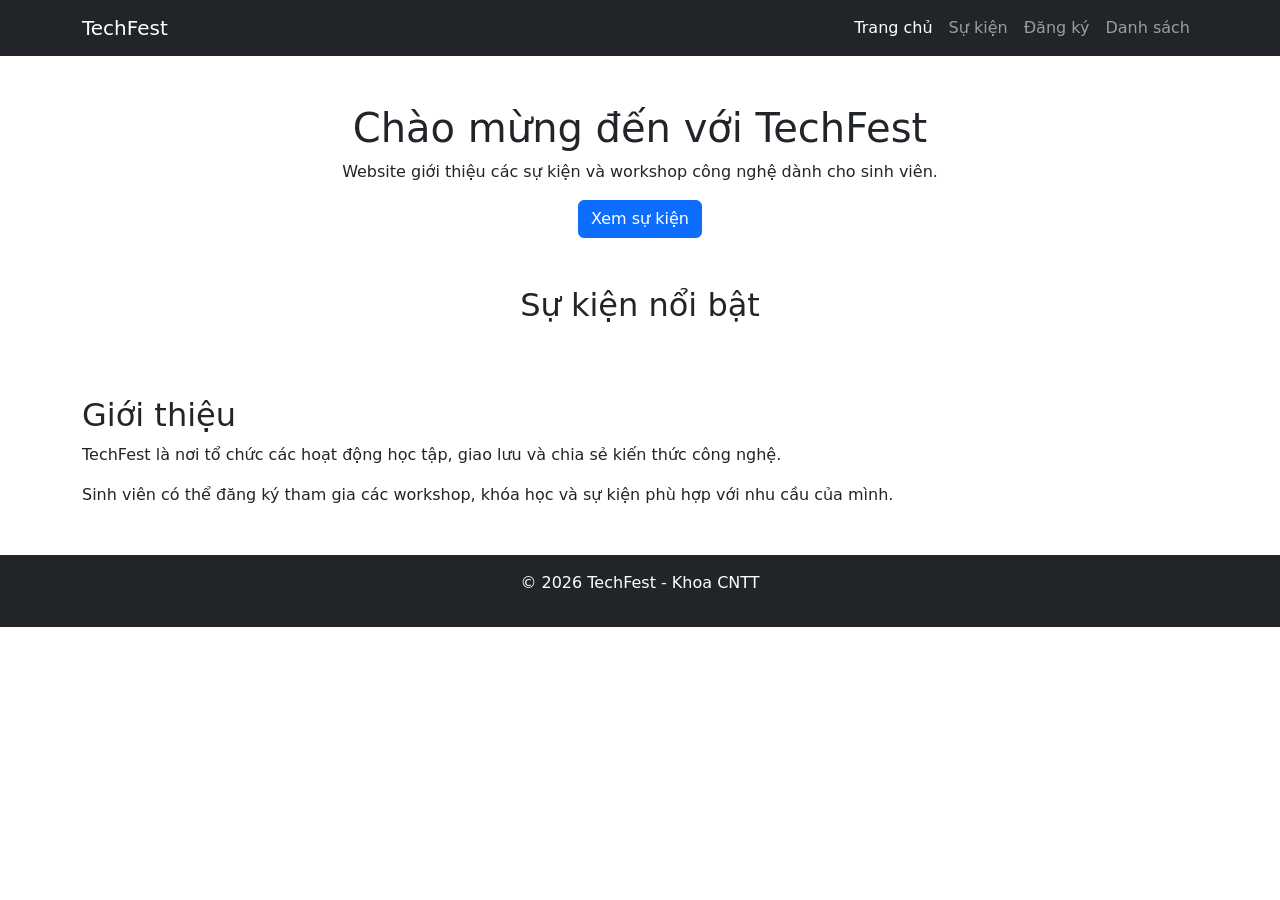
<file: MAIN.html>
<!DOCTYPE html>
<html lang="vi">
<head>
    <meta charset="UTF-8">
    <meta name="viewport" content="width=device-width, initial-scale=1.0">
    <title>TechFest</title>

    <link href="https://cdn.jsdelivr.net/npm/bootstrap@5.3.2/dist/css/bootstrap.min.css" rel="stylesheet">
</head>
<body>

<!-- Menu -->
<nav class="navbar navbar-expand-lg navbar-dark bg-dark">
    <div class="container">
        <a class="navbar-brand" href="#">TechFest</a>

        <button class="navbar-toggler" type="button" data-bs-toggle="collapse" data-bs-target="#menu">
            <span class="navbar-toggler-icon"></span>
        </button>

        <div class="collapse navbar-collapse" id="menu">
            <ul class="navbar-nav ms-auto">
                <li class="nav-item">
                    <a class="nav-link active" href="index.html">Trang chủ</a>
                </li>
                <li class="nav-item">
                    <a class="nav-link" href="courses.html">Sự kiện</a>
                </li>
                <li class="nav-item">
                    <a class="nav-link" href="register.html">Đăng ký</a>
                </li>
                <li class="nav-item">
                    <a class="nav-link" href="registrations.html">Danh sách</a>
                </li>
            </ul>
        </div>
    </div>
</nav>

<!-- Giới thiệu -->
<section class="container text-center mt-5">
    <h1>Chào mừng đến với TechFest</h1>

    <p>
        Website giới thiệu các sự kiện và workshop công nghệ
        dành cho sinh viên.
    </p>

    <a href="courses.html" class="btn btn-primary">
        Xem sự kiện
    </a>
</section>

<!-- Sự kiện nổi bật -->
<section class="container mt-5">
    <h2 class="text-center mb-4">Sự kiện nổi bật</h2>

    <div class="row" id="featured-events">
        <!-- Hiển thị bằng JavaScript -->
    </div>
</section>

<!-- Thông tin -->
<section class="container mt-5">
    <h2>Giới thiệu</h2>

    <p>
        TechFest là nơi tổ chức các hoạt động học tập,
        giao lưu và chia sẻ kiến thức công nghệ.
    </p>

    <p>
        Sinh viên có thể đăng ký tham gia các workshop,
        khóa học và sự kiện phù hợp với nhu cầu của mình.
    </p>
</section>

<!-- Footer -->
<footer class="bg-dark text-white text-center p-3 mt-5">
    <p>&copy; 2026 TechFest - Khoa CNTT</p>
</footer>

<script src="https://cdn.jsdelivr.net/npm/bootstrap@5.3.2/dist/js/bootstrap.bundle.min.js"></script>
<script src="assets/js/data.js"></script>
<script src="assets/js/main.js"></script>

</body>
</html>
</file>
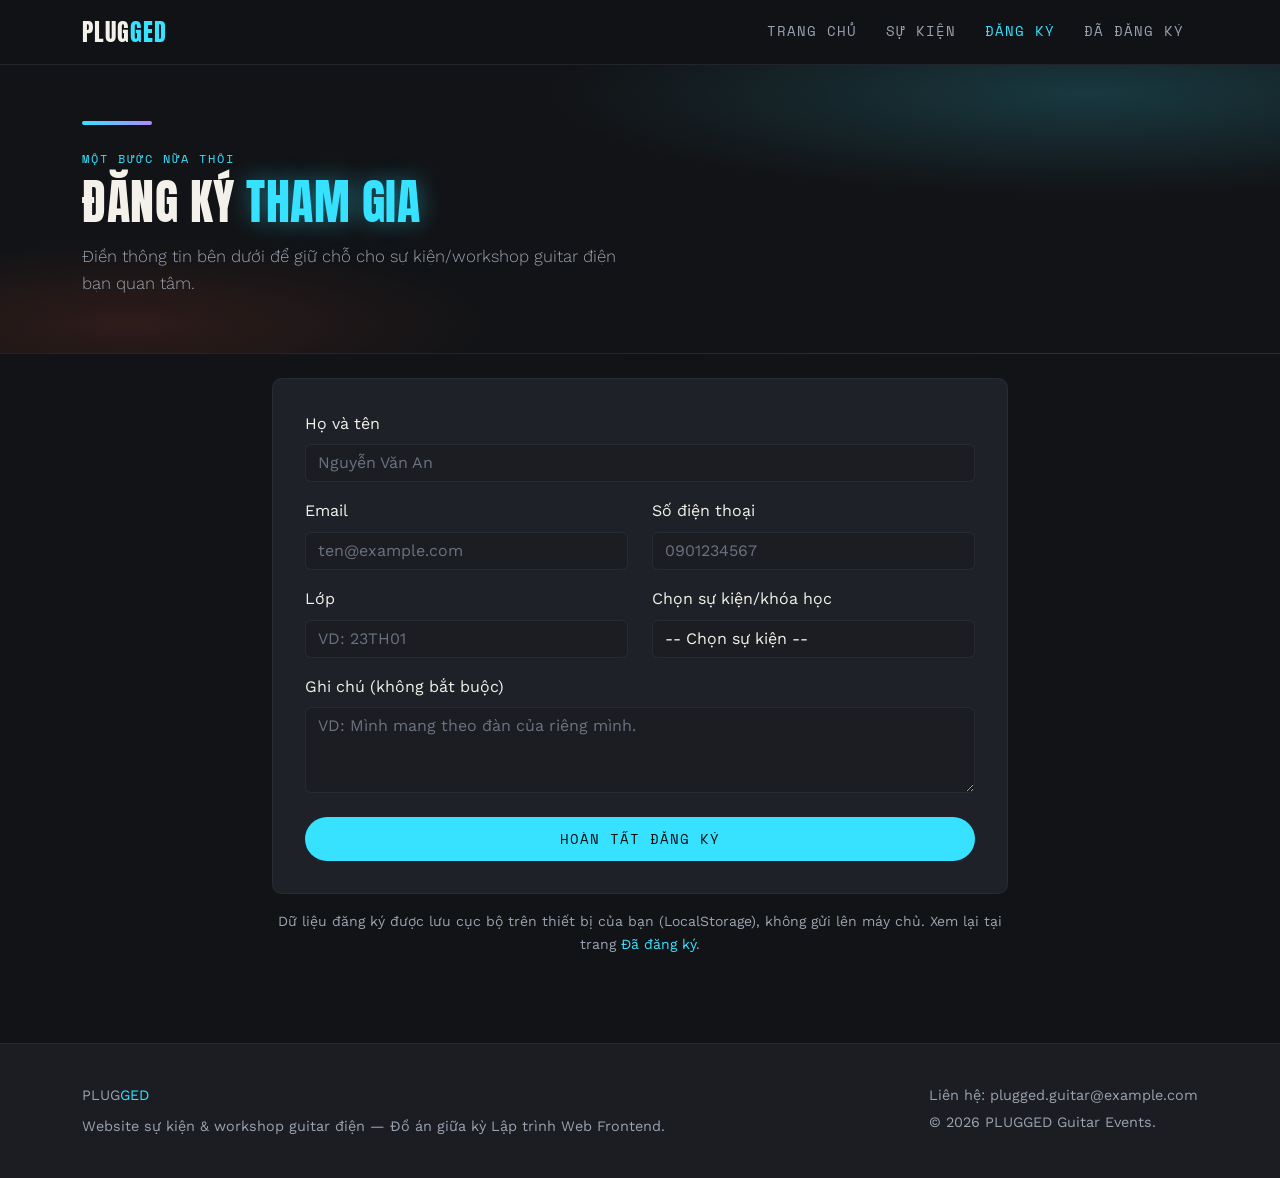
<file: register.html>
<!DOCTYPE html>
<html lang="vi">
<head>
  <meta charset="UTF-8">
  <meta name="viewport" content="width=device-width, initial-scale=1.0">
  <title>Đăng ký sự kiện - PLUGGED</title>

  <link rel="preconnect" href="https://fonts.googleapis.com">
  <link href="https://fonts.googleapis.com/css2?family=Anton&family=Work+Sans:wght@400;500;600;700&family=Space+Mono:wght@400;700&display=swap" rel="stylesheet">

  <link href="https://cdn.jsdelivr.net/npm/bootstrap@5.3.3/dist/css/bootstrap.min.css" rel="stylesheet">
  <link rel="stylesheet" href="assets/css/style.css">
</head>
<body>

  <!-- ===== NAVBAR ===== -->
  <nav class="navbar navbar-expand-lg navbar-plugged sticky-top">
    <div class="container">
      <a class="navbar-brand" href="index.html">PLUG<span>GED</span></a>
      <button class="navbar-toggler" type="button" data-bs-toggle="collapse" data-bs-target="#navMenu" style="filter:invert(1)">
        <span class="navbar-toggler-icon"></span>
      </button>
      <div class="collapse navbar-collapse" id="navMenu">
        <ul class="navbar-nav ms-auto mb-2 mb-lg-0">
          <li class="nav-item"><a class="nav-link" href="index.html">Trang chủ</a></li>
          <li class="nav-item"><a class="nav-link" href="courses.html">Sự kiện</a></li>
          <li class="nav-item"><a class="nav-link active" href="register.html">Đăng ký</a></li>
          <li class="nav-item"><a class="nav-link" href="registrations.html">Đã đăng ký</a></li>
        </ul>
      </div>
    </div>
  </nav>

  <header class="hero" style="padding:3.5rem 0 2.5rem;">
    <div class="container">
      <div class="string-rule"></div>
      <p class="eyebrow mb-2">Một bước nữa thôi</p>
      <h1 style="font-size:clamp(2rem,5vw,3rem)">ĐĂNG KÝ <span class="glow">THAM GIA</span></h1>
      <p class="lead">Điền thông tin bên dưới để giữ chỗ cho sự kiện/workshop guitar điện bạn quan tâm.</p>
    </div>
  </header>

  <section class="section pt-4">
    <div class="container">
      <div class="row justify-content-center">
        <div class="col-lg-8">

          <div id="registerSuccess" class="alert alert-volt d-none" role="alert"></div>

          <form id="registerForm" class="form-card" novalidate>

            <div class="mb-3">
              <label class="form-label" for="fullName">Họ và tên</label>
              <input type="text" class="form-control" id="fullName" name="fullName" data-feedback="fbFullName" placeholder="Nguyễn Văn An">
              <div class="invalid-feedback-custom" id="fbFullName"></div>
            </div>

            <div class="row">
              <div class="col-md-6 mb-3">
                <label class="form-label" for="email">Email</label>
                <input type="text" class="form-control" id="email" name="email" data-feedback="fbEmail" placeholder="ten@example.com">
                <div class="invalid-feedback-custom" id="fbEmail"></div>
              </div>
              <div class="col-md-6 mb-3">
                <label class="form-label" for="phone">Số điện thoại</label>
                <input type="text" class="form-control" id="phone" name="phone" data-feedback="fbPhone" placeholder="0901234567">
                <div class="invalid-feedback-custom" id="fbPhone"></div>
              </div>
            </div>

            <div class="row">
              <div class="col-md-6 mb-3">
                <label class="form-label" for="className">Lớp</label>
                <input type="text" class="form-control" id="className" name="className" data-feedback="fbClassName" placeholder="VD: 23TH01">
                <div class="invalid-feedback-custom" id="fbClassName"></div>
              </div>
              <div class="col-md-6 mb-3">
                <label class="form-label" for="eventSelect">Chọn sự kiện/khóa học</label>
                <select class="form-select" id="eventSelect" name="eventSelect" data-feedback="fbEventSelect">
                  <option value="">-- Chọn sự kiện --</option>
                </select>
                <div class="invalid-feedback-custom" id="fbEventSelect"></div>
              </div>
            </div>

            <div class="mb-4">
              <label class="form-label" for="note">Ghi chú (không bắt buộc)</label>
              <textarea class="form-control" id="note" name="note" rows="3" placeholder="VD: Mình mang theo đàn của riêng mình."></textarea>
            </div>

            <button type="submit" class="btn btn-volt w-100">Hoàn tất đăng ký</button>
          </form>

          <p class="text-muted-custom text-center mt-3 small">
            Dữ liệu đăng ký được lưu cục bộ trên thiết bị của bạn (LocalStorage), không gửi lên máy chủ.
            Xem lại tại trang <a href="registrations.html">Đã đăng ký</a>.
          </p>
        </div>
      </div>
    </div>
  </section>

  <!-- ===== FOOTER ===== -->
  <footer class="footer-plugged">
    <div class="container d-flex flex-wrap justify-content-between gap-3">
      <div>
        <div class="navbar-brand mb-2 d-block">PLUG<span style="color:var(--accent)">GED</span></div>
        <p class="mb-0">Website sự kiện & workshop guitar điện — Đồ án giữa kỳ Lập trình Web Frontend.</p>
      </div>
      <div>
        <p class="mb-1">Liên hệ: plugged.guitar@example.com</p>
        <p class="mb-0">© 2026 PLUGGED Guitar Events.</p>
      </div>
    </div>
  </footer>

  <script src="https://cdn.jsdelivr.net/npm/bootstrap@5.3.3/dist/js/bootstrap.bundle.min.js"></script>
  <script src="assets/js/data.js"></script>
  <script src="assets/js/main.js"></script>
</body>
</html>
</file>
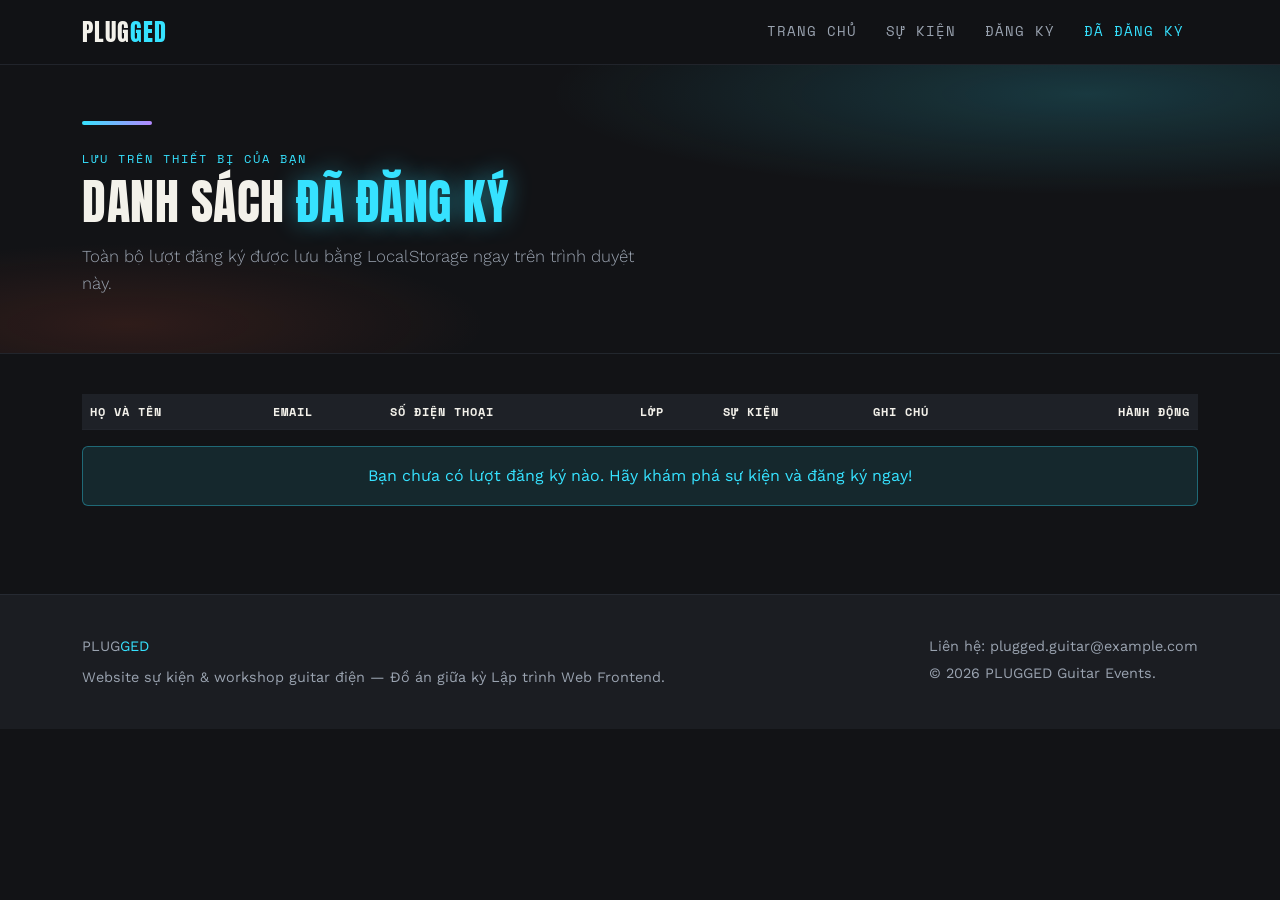
<file: registrations.html>
<!DOCTYPE html>
<html lang="vi">
<head>
  <meta charset="UTF-8">
  <meta name="viewport" content="width=device-width, initial-scale=1.0">
  <title>Danh sách đăng ký - PLUGGED</title>

  <link rel="preconnect" href="https://fonts.googleapis.com">
  <link href="https://fonts.googleapis.com/css2?family=Anton&family=Work+Sans:wght@400;500;600;700&family=Space+Mono:wght@400;700&display=swap" rel="stylesheet">

  <link href="https://cdn.jsdelivr.net/npm/bootstrap@5.3.3/dist/css/bootstrap.min.css" rel="stylesheet">
  <link rel="stylesheet" href="assets/css/style.css">
</head>
<body>

  <!-- ===== NAVBAR ===== -->
  <nav class="navbar navbar-expand-lg navbar-plugged sticky-top">
    <div class="container">
      <a class="navbar-brand" href="index.html">PLUG<span>GED</span></a>
      <button class="navbar-toggler" type="button" data-bs-toggle="collapse" data-bs-target="#navMenu" style="filter:invert(1)">
        <span class="navbar-toggler-icon"></span>
      </button>
      <div class="collapse navbar-collapse" id="navMenu">
        <ul class="navbar-nav ms-auto mb-2 mb-lg-0">
          <li class="nav-item"><a class="nav-link" href="index.html">Trang chủ</a></li>
          <li class="nav-item"><a class="nav-link" href="courses.html">Sự kiện</a></li>
          <li class="nav-item"><a class="nav-link" href="register.html">Đăng ký</a></li>
          <li class="nav-item"><a class="nav-link active" href="registrations.html">Đã đăng ký</a></li>
        </ul>
      </div>
    </div>
  </nav>

  <header class="hero" style="padding:3.5rem 0 2.5rem;">
    <div class="container">
      <div class="string-rule"></div>
      <p class="eyebrow mb-2">Lưu trên thiết bị của bạn</p>
      <h1 style="font-size:clamp(2rem,5vw,3rem)">DANH SÁCH <span class="glow">ĐÃ ĐĂNG KÝ</span></h1>
      <p class="lead">Toàn bộ lượt đăng ký được lưu bằng LocalStorage ngay trên trình duyệt này.</p>
    </div>
  </header>

  <section class="section pt-4">
    <div class="container">

      <div class="d-flex justify-content-end mb-3">
        <button id="clearAllBtn" class="btn btn-outline-volt d-none" type="button">Xóa toàn bộ đăng ký</button>
      </div>

      <div class="table-responsive">
        <table class="table table-plugged align-middle">
          <thead>
            <tr>
              <th>Họ và tên</th>
              <th>Email</th>
              <th>Số điện thoại</th>
              <th>Lớp</th>
              <th>Sự kiện</th>
              <th>Ghi chú</th>
              <th class="text-end">Hành động</th>
            </tr>
          </thead>
          <tbody id="registrationsBody">
            <!-- Render bằng JavaScript -->
          </tbody>
        </table>
      </div>

      <div id="registrationsEmpty" class="alert alert-volt text-center d-none">
        Bạn chưa có lượt đăng ký nào. Hãy <a href="courses.html">khám phá sự kiện</a> và đăng ký ngay!
      </div>
    </div>
  </section>

  <!-- ===== FOOTER ===== -->
  <footer class="footer-plugged">
    <div class="container d-flex flex-wrap justify-content-between gap-3">
      <div>
        <div class="navbar-brand mb-2 d-block">PLUG<span style="color:var(--accent)">GED</span></div>
        <p class="mb-0">Website sự kiện & workshop guitar điện — Đồ án giữa kỳ Lập trình Web Frontend.</p>
      </div>
      <div>
        <p class="mb-1">Liên hệ: plugged.guitar@example.com</p>
        <p class="mb-0">© 2026 PLUGGED Guitar Events.</p>
      </div>
    </div>
  </footer>

  <script src="https://cdn.jsdelivr.net/npm/bootstrap@5.3.3/dist/js/bootstrap.bundle.min.js"></script>
  <script src="assets/js/data.js"></script>
  <script src="assets/js/main.js"></script>
</body>
</html>
</file>
<file: assets/css/style.css>
/* =========================================================
   style.css
   PLUGGED - Website sự kiện & workshop Guitar Điện
   Design tokens:
     --bg        : nền sân khấu tối
     --accent    : cyan điện (dây đàn dưới ánh đèn)
     --accent-2  : cam ampli tube
     --accent-3  : tím ánh đèn sân khấu
   Font: Anton (display / poster), Work Sans (nội dung),
         Space Mono (label kiểu vé / ngày giờ)
   ========================================================= */

:root {
  --bg: #121316;
  --bg-soft: #1b1d22;
  --surface: #1e2127;
  --surface-2: #262a32;
  --border: #33384280;
  --text: #f3f1ea;
  --text-muted: #9aa3b0;

  --accent: #36e2ff;
  --accent-2: #ff5a36;
  --accent-3: #b388ff;
  --accent-4: #ffce45;

  --radius: 10px;
  --font-display: "Anton", "Arial Narrow", sans-serif;
  --font-body: "Work Sans", "Segoe UI", sans-serif;
  --font-mono: "Space Mono", monospace;
}

* { box-sizing: border-box; }

body {
  background-color: var(--bg);
  color: var(--text);
  font-family: var(--font-body);
  line-height: 1.6;
}

a { color: var(--accent); text-decoration: none; }
a:hover { color: var(--accent-4); }

h1, h2, h3, h4, .display-font {
  font-family: var(--font-display);
  letter-spacing: 0.5px;
  text-transform: uppercase;
  font-weight: 400;
}

.eyebrow {
  font-family: var(--font-mono);
  font-size: 0.75rem;
  letter-spacing: 2px;
  text-transform: uppercase;
  color: var(--accent);
}

.text-muted-custom { color: var(--text-muted); }

.section { padding: 4.5rem 0; }
.section-soft { background: var(--bg-soft); }

/* ============== NAVBAR ============== */
.navbar-plugged {
  background: rgba(18, 19, 22, 0.92);
  backdrop-filter: blur(8px);
  border-bottom: 1px solid var(--border);
}
.navbar-plugged .navbar-brand {
  font-family: var(--font-display);
  font-size: 1.5rem;
  letter-spacing: 1px;
  color: var(--text);
}
.navbar-plugged .navbar-brand span { color: var(--accent); }
.navbar-plugged .nav-link {
  color: var(--text-muted);
  font-family: var(--font-mono);
  font-size: 0.85rem;
  letter-spacing: 1px;
  text-transform: uppercase;
  margin: 0 0.4rem;
}
.navbar-plugged .nav-link.active,
.navbar-plugged .nav-link:hover { color: var(--accent); }

/* ============== HERO ============== */
.hero {
  position: relative;
  background:
    radial-gradient(60% 50% at 85% 10%, rgba(54, 226, 255, 0.18), transparent 70%),
    radial-gradient(40% 40% at 10% 90%, rgba(255, 90, 54, 0.12), transparent 70%),
    var(--bg);
  padding: 6rem 0 5rem;
  overflow: hidden;
  border-bottom: 1px solid var(--border);
}
.hero .string-rule {
  width: 70px;
  height: 4px;
  background: linear-gradient(90deg, var(--accent), var(--accent-3));
  margin-bottom: 1.5rem;
  border-radius: 2px;
}
.hero h1 {
  font-size: clamp(2.6rem, 6vw, 4.6rem);
  line-height: 1.05;
  margin-bottom: 1rem;
}
.hero h1 .glow { color: var(--accent); text-shadow: 0 0 24px rgba(54,226,255,0.45); }
.hero p.lead { color: var(--text-muted); max-width: 560px; font-size: 1.05rem; }

.btn-volt {
  background: var(--accent);
  color: #0b0c0e;
  border: none;
  font-family: var(--font-mono);
  letter-spacing: 1px;
  text-transform: uppercase;
  font-size: 0.85rem;
  padding: 0.75rem 1.6rem;
  border-radius: 999px;
  transition: transform 0.15s ease, box-shadow 0.15s ease;
}
.btn-volt:hover {
  transform: translateY(-2px);
  box-shadow: 0 8px 24px rgba(54, 226, 255, 0.35);
  color: #0b0c0e;
}
.btn-outline-volt {
  border: 1px solid var(--border);
  color: var(--text);
  font-family: var(--font-mono);
  letter-spacing: 1px;
  text-transform: uppercase;
  font-size: 0.85rem;
  padding: 0.75rem 1.6rem;
  border-radius: 999px;
  background: transparent;
}
.btn-outline-volt:hover { border-color: var(--accent); color: var(--accent); }

/* ============== TICKET CARD (signature element) ============== */
.ticket-card {
  background: var(--surface);
  border: 1px solid var(--border);
  border-radius: var(--radius);
  overflow: hidden;
  height: 100%;
  display: flex;
  flex-direction: column;
  transition: transform 0.18s ease, border-color 0.18s ease;
}
.ticket-card:hover {
  transform: translateY(-4px);
  border-color: var(--accent);
}
.ticket-card .ticket-img {
  width: 100%;
  height: 170px;
  object-fit: cover;
  display: block;
  background: var(--bg-soft);
}
.ticket-card .ticket-body {
  padding: 1.1rem 1.1rem 1.3rem;
  flex: 1;
  display: flex;
  flex-direction: column;
}
/* perforation divider: dashed line + notch circles, like tearing a ticket stub */
.ticket-perforation {
  position: relative;
  height: 1px;
  border-top: 2px dashed var(--border);
  margin: 0 1.1rem;
}
.ticket-perforation::before,
.ticket-perforation::after {
  content: "";
  position: absolute;
  top: -7px;
  width: 14px;
  height: 14px;
  background: var(--bg);
  border-radius: 50%;
}
.ticket-perforation::before { left: -1.1rem; border: 1px solid var(--border); }
.ticket-perforation::after { right: -1.1rem; border: 1px solid var(--border); }

.ticket-card .ticket-date {
  font-family: var(--font-mono);
  font-size: 0.75rem;
  color: var(--accent-4);
  letter-spacing: 1px;
}
.ticket-card h5 {
  font-family: var(--font-body);
  font-weight: 700;
  text-transform: none;
  font-size: 1.05rem;
  margin: 0.3rem 0 0.5rem;
  color: var(--text);
}
.ticket-card p.desc {
  color: var(--text-muted);
  font-size: 0.9rem;
  flex: 1;
}
.ticket-actions {
  display: flex;
  gap: 0.5rem;
  margin-top: 0.75rem;
}

.badge-volt {
  background: rgba(54, 226, 255, 0.12);
  color: var(--accent);
  border: 1px solid rgba(54, 226, 255, 0.35);
  font-family: var(--font-mono);
  font-weight: 400;
  letter-spacing: 0.5px;
}
.badge-amber {
  background: rgba(255, 206, 69, 0.12);
  color: var(--accent-4);
  border: 1px solid rgba(255, 206, 69, 0.35);
  font-family: var(--font-mono);
  font-weight: 400;
}

/* ============== FILTER BAR ============== */
.filter-bar {
  background: var(--surface);
  border: 1px solid var(--border);
  border-radius: var(--radius);
  padding: 1.25rem;
}
.filter-bar label {
  font-family: var(--font-mono);
  font-size: 0.72rem;
  letter-spacing: 1px;
  text-transform: uppercase;
  color: var(--text-muted);
}
.form-control, .form-select {
  background: var(--bg-soft);
  border: 1px solid var(--border);
  color: var(--text);
}
.form-control:focus, .form-select:focus {
  background: var(--bg-soft);
  color: var(--text);
  border-color: var(--accent);
  box-shadow: 0 0 0 0.2rem rgba(54, 226, 255, 0.2);
}
.form-control::placeholder { color: #6b7280; }

/* ============== MODAL ============== */
.modal-content.modal-plugged {
  background: var(--surface);
  border: 1px solid var(--border);
  color: var(--text);
}
.modal-plugged .modal-header,
.modal-plugged .modal-footer { border-color: var(--border); }
.modal-plugged img { border-radius: var(--radius); }

/* ============== FORM (register) ============== */
.form-card {
  background: var(--surface);
  border: 1px solid var(--border);
  border-radius: var(--radius);
  padding: 2rem;
}
.invalid-feedback-custom {
  display: none;
  color: var(--accent-2);
  font-size: 0.8rem;
  margin-top: 0.25rem;
  font-family: var(--font-mono);
}
.is-invalid-custom { border-color: var(--accent-2) !important; }
.is-invalid-custom ~ .invalid-feedback-custom,
.invalid-feedback-custom.show { display: block; }

.alert-volt {
  background: rgba(54, 226, 255, 0.1);
  border: 1px solid rgba(54, 226, 255, 0.35);
  color: var(--accent);
}

/* ============== REGISTRATIONS TABLE ============== */
.table-plugged {
  --bs-table-bg: var(--surface);
  --bs-table-color: var(--text);
  --bs-table-border-color: var(--border);
}
.table-plugged thead {
  font-family: var(--font-mono);
  font-size: 0.75rem;
  letter-spacing: 1px;
  text-transform: uppercase;
  color: var(--text-muted);
}

/* ============== FOOTER ============== */
.footer-plugged {
  background: var(--bg-soft);
  border-top: 1px solid var(--border);
  padding: 2.5rem 0;
  color: var(--text-muted);
  font-size: 0.9rem;
}
.footer-plugged a { color: var(--text-muted); }
.footer-plugged a:hover { color: var(--accent); }

/* ============== UTIL ============== */
.benefit-icon {
  width: 46px;
  height: 46px;
  border-radius: 50%;
  background: rgba(54, 226, 255, 0.12);
  border: 1px solid rgba(54, 226, 255, 0.35);
  display: flex;
  align-items: center;
  justify-content: center;
  color: var(--accent);
  margin-bottom: 0.75rem;
}

@media (max-width: 576px) {
  .hero { padding: 4rem 0 3rem; text-align: left; }
  .section { padding: 3rem 0; }
}
</file>
